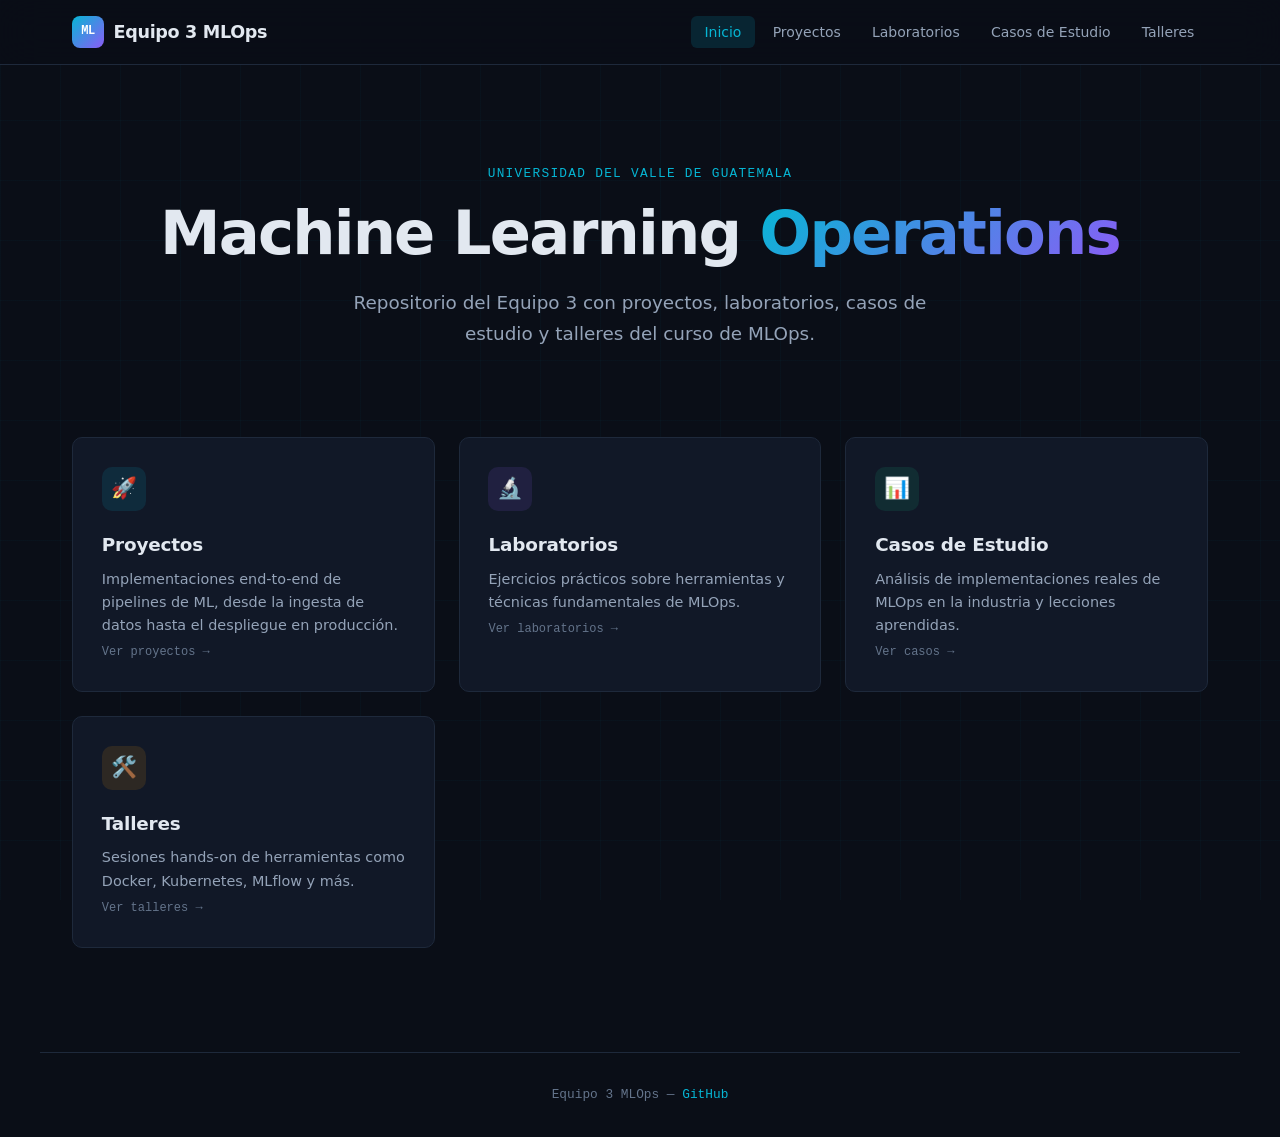
<file: index.html>
<!DOCTYPE html>
<html lang="es">
<head>
  <meta charset="UTF-8">
  <meta name="viewport" content="width=device-width, initial-scale=1.0">
  <title>Equipo 3 — MLOps</title>
  <link rel="stylesheet" href="css/style.css">
</head>
<body>
  <nav class="nav">
    <div class="nav-inner">
      <a href="index.html" class="nav-logo">
        <span class="logo-icon">ML</span>
        Equipo 3 MLOps
      </a>
      <button class="nav-toggle" aria-expanded="false" aria-label="Abrir menú">☰</button>
      <ul class="nav-links">
        <li><a href="index.html">Inicio</a></li>
        <li><a href="proyectos.html">Proyectos</a></li>
        <li><a href="laboratorios.html">Laboratorios</a></li>
        <li><a href="casos-de-estudio.html">Casos de Estudio</a></li>
        <li><a href="talleres.html">Talleres</a></li>
      </ul>
    </div>
  </nav>

  <main>
    <section class="hero">
      <p class="hero-eyebrow">Universidad del Valle de Guatemala</p>
      <h1>Machine Learning <span class="gradient-text">Operations</span></h1>
      <p class="hero-description">
        Repositorio del Equipo 3 con proyectos, laboratorios, casos de estudio y talleres del curso de MLOps.
      </p>
    </section>

    <div class="card-grid">
      <a href="proyectos.html" class="card">
        <div class="card-icon cyan">🚀</div>
        <h3>Proyectos</h3>
        <p>Implementaciones end-to-end de pipelines de ML, desde la ingesta de datos hasta el despliegue en producción.</p>
        <span class="card-meta">Ver proyectos →</span>
      </a>

      <a href="laboratorios.html" class="card">
        <div class="card-icon purple">🔬</div>
        <h3>Laboratorios</h3>
        <p>Ejercicios prácticos sobre herramientas y técnicas fundamentales de MLOps.</p>
        <span class="card-meta">Ver laboratorios →</span>
      </a>

      <a href="casos-de-estudio.html" class="card">
        <div class="card-icon green">📊</div>
        <h3>Casos de Estudio</h3>
        <p>Análisis de implementaciones reales de MLOps en la industria y lecciones aprendidas.</p>
        <span class="card-meta">Ver casos →</span>
      </a>

      <a href="talleres.html" class="card">
        <div class="card-icon amber">🛠️</div>
        <h3>Talleres</h3>
        <p>Sesiones hands-on de herramientas como Docker, Kubernetes, MLflow y más.</p>
        <span class="card-meta">Ver talleres →</span>
      </a>
    </div>
  </main>

  <footer>
    <p>Equipo 3 MLOps — <a href="https://github.com/Equipo3MLOPS/mlops" target="_blank">GitHub</a></p>
  </footer>

  <script src="js/main.js"></script>
</body>
</html>
</file>
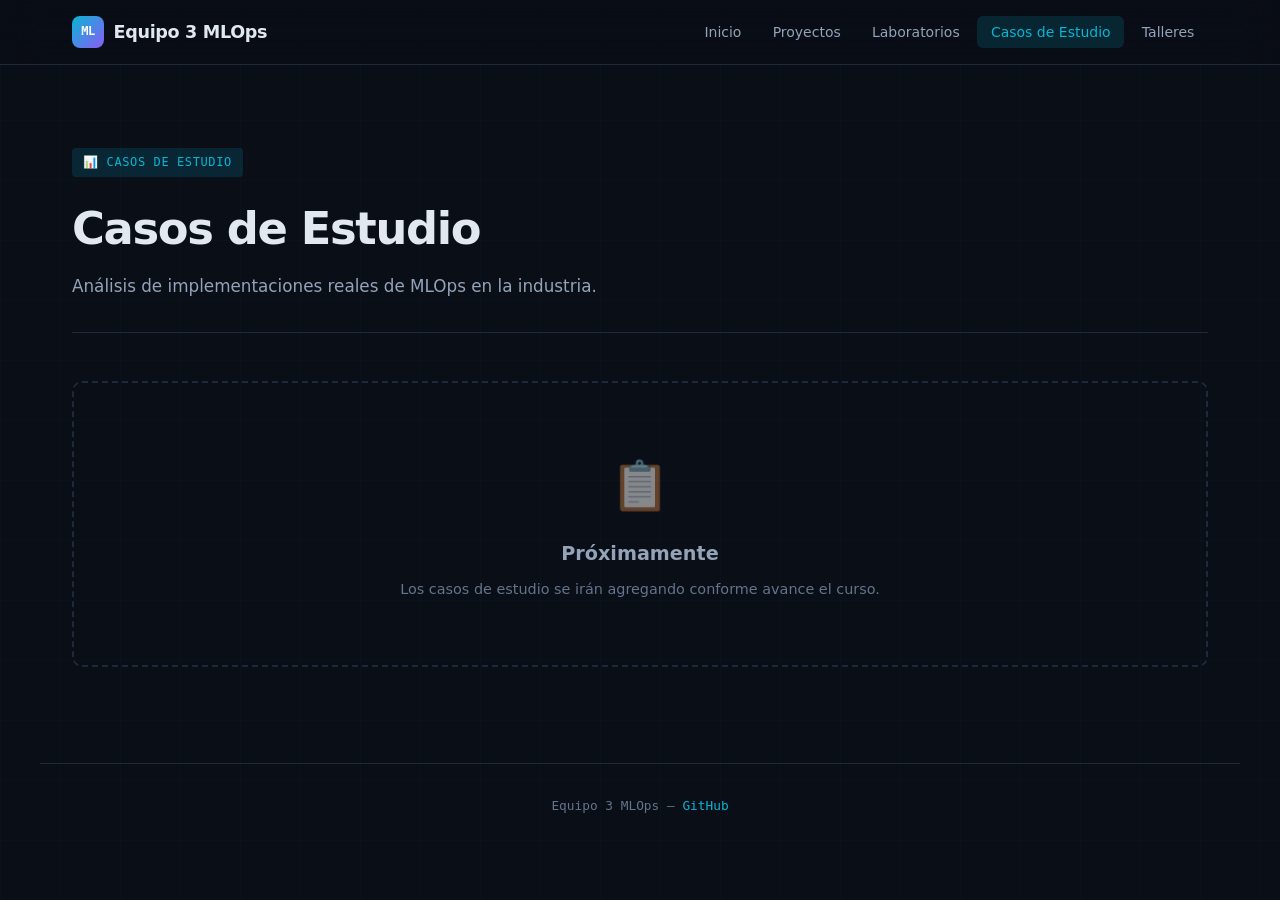
<file: casos-de-estudio.html>
<!DOCTYPE html>
<html lang="es">
<head>
  <meta charset="UTF-8">
  <meta name="viewport" content="width=device-width, initial-scale=1.0">
  <title>Casos de Estudio — Equipo 3 MLOps</title>
  <link rel="stylesheet" href="css/style.css">
</head>
<body>
  <nav class="nav">
    <div class="nav-inner">
      <a href="index.html" class="nav-logo">
        <span class="logo-icon">ML</span>
        Equipo 3 MLOps
      </a>
      <button class="nav-toggle" aria-expanded="false" aria-label="Abrir menú">☰</button>
      <ul class="nav-links">
        <li><a href="index.html">Inicio</a></li>
        <li><a href="proyectos.html">Proyectos</a></li>
        <li><a href="laboratorios.html">Laboratorios</a></li>
        <li><a href="casos-de-estudio.html">Casos de Estudio</a></li>
        <li><a href="talleres.html">Talleres</a></li>
      </ul>
    </div>
  </nav>

  <main>
    <div class="page-header">
      <span class="tag">📊 CASOS DE ESTUDIO</span>
      <h1>Casos de Estudio</h1>
      <p>Análisis de implementaciones reales de MLOps en la industria.</p>
    </div>

    <div class="empty-state">
      <div class="icon">📋</div>
      <h3>Próximamente</h3>
      <p>Los casos de estudio se irán agregando conforme avance el curso.</p>
    </div>

    <!-- Ejemplo de cómo agregar un caso de estudio:
    <div class="card-grid">
      <div class="card">
        <div class="card-icon green">📊</div>
        <h3>MLOps en Spotify</h3>
        <p>Cómo Spotify gestiona sus pipelines de recomendación a escala.</p>
        <span class="card-meta">Caso real · Recomendaciones · Escala</span>
      </div>
    </div>
    -->
  </main>

  <footer>
    <p>Equipo 3 MLOps — <a href="https://github.com/Equipo3MLOPS/mlops" target="_blank">GitHub</a></p>
  </footer>

  <script src="js/main.js"></script>
</body>
</html>
</file>
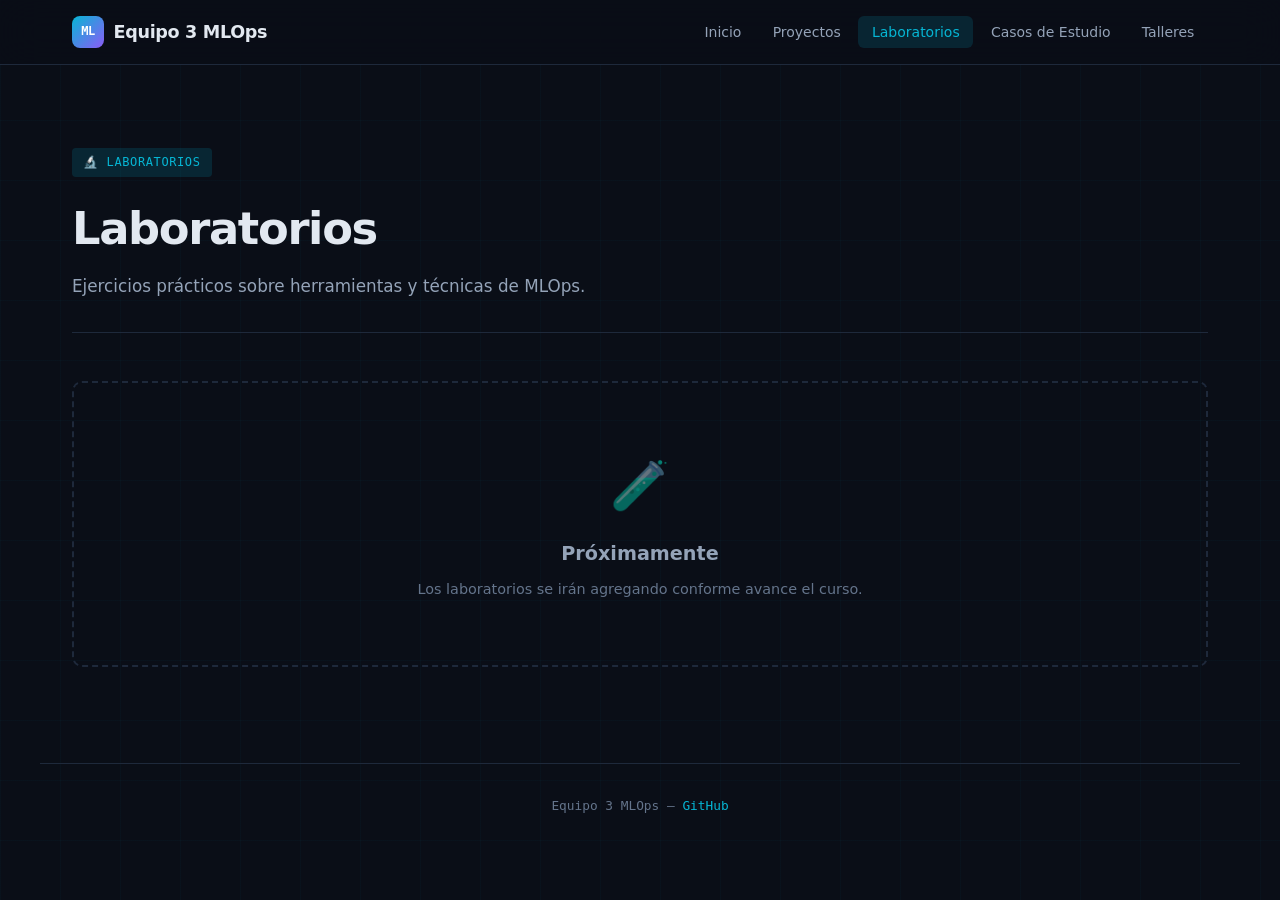
<file: laboratorios.html>
<!DOCTYPE html>
<html lang="es">
<head>
  <meta charset="UTF-8">
  <meta name="viewport" content="width=device-width, initial-scale=1.0">
  <title>Laboratorios — Equipo 3 MLOps</title>
  <link rel="stylesheet" href="css/style.css">
</head>
<body>
  <nav class="nav">
    <div class="nav-inner">
      <a href="index.html" class="nav-logo">
        <span class="logo-icon">ML</span>
        Equipo 3 MLOps
      </a>
      <button class="nav-toggle" aria-expanded="false" aria-label="Abrir menú">☰</button>
      <ul class="nav-links">
        <li><a href="index.html">Inicio</a></li>
        <li><a href="proyectos.html">Proyectos</a></li>
        <li><a href="laboratorios.html">Laboratorios</a></li>
        <li><a href="casos-de-estudio.html">Casos de Estudio</a></li>
        <li><a href="talleres.html">Talleres</a></li>
      </ul>
    </div>
  </nav>

  <main>
    <div class="page-header">
      <span class="tag">🔬 LABORATORIOS</span>
      <h1>Laboratorios</h1>
      <p>Ejercicios prácticos sobre herramientas y técnicas de MLOps.</p>
    </div>

    <div class="empty-state">
      <div class="icon">🧪</div>
      <h3>Próximamente</h3>
      <p>Los laboratorios se irán agregando conforme avance el curso.</p>
    </div>

    <!-- Ejemplo de cómo agregar un laboratorio:
    <div class="card-grid">
      <div class="card">
        <div class="card-icon purple">🔬</div>
        <h3>Lab 1: Introducción a Docker</h3>
        <p>Contenerización de un modelo de ML para despliegue reproducible.</p>
        <span class="card-meta">Docker · Python · Flask</span>
      </div>
    </div>
    -->
  </main>

  <footer>
    <p>Equipo 3 MLOps — <a href="https://github.com/Equipo3MLOPS/mlops" target="_blank">GitHub</a></p>
  </footer>

  <script src="js/main.js"></script>
</body>
</html>
</file>
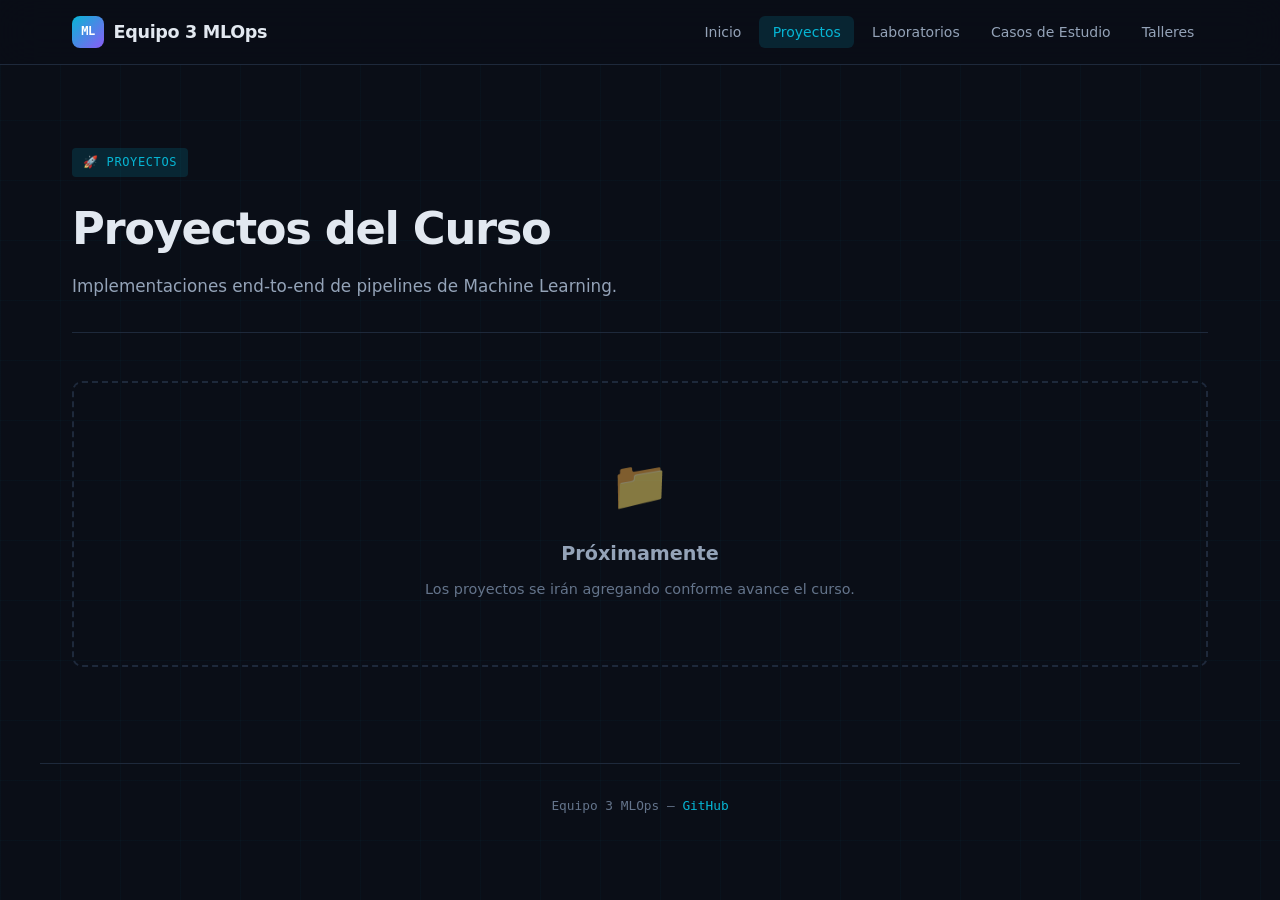
<file: proyectos.html>
<!DOCTYPE html>
<html lang="es">
<head>
  <meta charset="UTF-8">
  <meta name="viewport" content="width=device-width, initial-scale=1.0">
  <title>Proyectos — Equipo 3 MLOps</title>
  <link rel="stylesheet" href="css/style.css">
</head>
<body>
  <nav class="nav">
    <div class="nav-inner">
      <a href="index.html" class="nav-logo">
        <span class="logo-icon">ML</span>
        Equipo 3 MLOps
      </a>
      <button class="nav-toggle" aria-expanded="false" aria-label="Abrir menú">☰</button>
      <ul class="nav-links">
        <li><a href="index.html">Inicio</a></li>
        <li><a href="proyectos.html">Proyectos</a></li>
        <li><a href="laboratorios.html">Laboratorios</a></li>
        <li><a href="casos-de-estudio.html">Casos de Estudio</a></li>
        <li><a href="talleres.html">Talleres</a></li>
      </ul>
    </div>
  </nav>

  <main>
    <div class="page-header">
      <span class="tag">🚀 PROYECTOS</span>
      <h1>Proyectos del Curso</h1>
      <p>Implementaciones end-to-end de pipelines de Machine Learning.</p>
    </div>

    <div class="empty-state">
      <div class="icon">📁</div>
      <h3>Próximamente</h3>
      <p>Los proyectos se irán agregando conforme avance el curso.</p>
    </div>

    <!-- Ejemplo de cómo agregar un proyecto:
    <div class="card-grid">
      <div class="card">
        <div class="card-icon cyan">🚀</div>
        <h3>Nombre del Proyecto</h3>
        <p>Descripción breve del proyecto y su objetivo.</p>
        <span class="card-meta">Python · MLflow · Docker</span>
      </div>
    </div>
    -->
  </main>

  <footer>
    <p>Equipo 3 MLOps — <a href="https://github.com/Equipo3MLOPS/mlops" target="_blank">GitHub</a></p>
  </footer>

  <script src="js/main.js"></script>
</body>
</html>
</file>
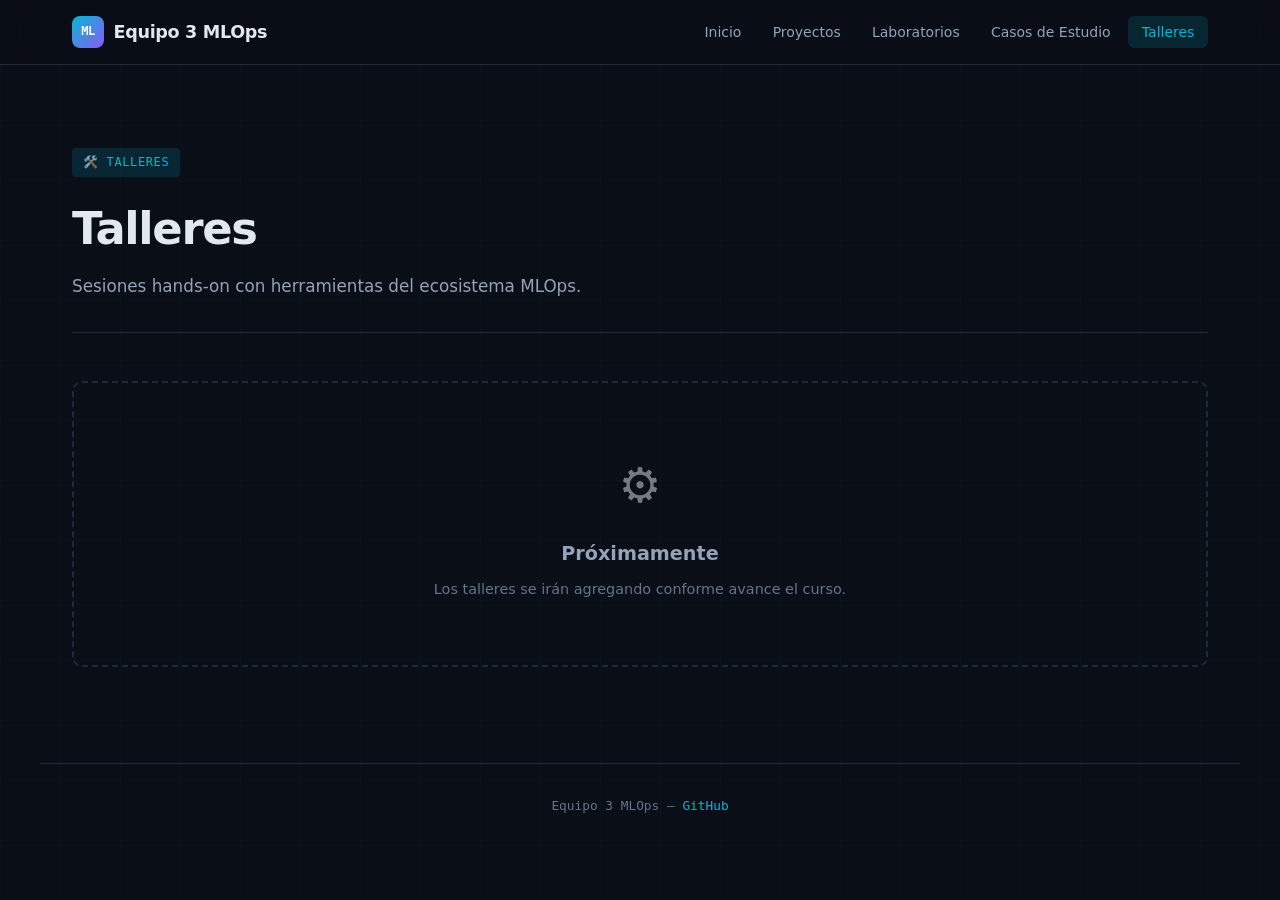
<file: talleres.html>
<!DOCTYPE html>
<html lang="es">
<head>
  <meta charset="UTF-8">
  <meta name="viewport" content="width=device-width, initial-scale=1.0">
  <title>Talleres — Equipo 3 MLOps</title>
  <link rel="stylesheet" href="css/style.css">
</head>
<body>
  <nav class="nav">
    <div class="nav-inner">
      <a href="index.html" class="nav-logo">
        <span class="logo-icon">ML</span>
        Equipo 3 MLOps
      </a>
      <button class="nav-toggle" aria-expanded="false" aria-label="Abrir menú">☰</button>
      <ul class="nav-links">
        <li><a href="index.html">Inicio</a></li>
        <li><a href="proyectos.html">Proyectos</a></li>
        <li><a href="laboratorios.html">Laboratorios</a></li>
        <li><a href="casos-de-estudio.html">Casos de Estudio</a></li>
        <li><a href="talleres.html">Talleres</a></li>
      </ul>
    </div>
  </nav>

  <main>
    <div class="page-header">
      <span class="tag">🛠️ TALLERES</span>
      <h1>Talleres</h1>
      <p>Sesiones hands-on con herramientas del ecosistema MLOps.</p>
    </div>

    <div class="empty-state">
      <div class="icon">⚙️</div>
      <h3>Próximamente</h3>
      <p>Los talleres se irán agregando conforme avance el curso.</p>
    </div>

    <!-- Ejemplo de cómo agregar un taller:
    <div class="card-grid">
      <div class="card">
        <div class="card-icon amber">🛠️</div>
        <h3>Taller: MLflow Tracking</h3>
        <p>Registro de experimentos, métricas y modelos con MLflow.</p>
        <span class="card-meta">MLflow · Tracking · Python</span>
      </div>
    </div>
    -->
  </main>

  <footer>
    <p>Equipo 3 MLOps — <a href="https://github.com/Equipo3MLOPS/mlops" target="_blank">GitHub</a></p>
  </footer>

  <script src="js/main.js"></script>
</body>
</html>
</file>
<file: css/style.css>
/* ── Reset & Base ── */
*, *::before, *::after { margin: 0; padding: 0; box-sizing: border-box; }

:root {
  --bg-primary: #0a0e17;
  --bg-card: #111827;
  --bg-card-hover: #1a2332;
  --border: #1e293b;
  --text-primary: #e2e8f0;
  --text-secondary: #94a3b8;
  --text-muted: #64748b;
  --accent: #06b6d4;
  --accent-glow: rgba(6, 182, 212, 0.15);
  --accent-secondary: #8b5cf6;
  --accent-tertiary: #10b981;
  --accent-warm: #f59e0b;
  --font-display: 'Inter', system-ui, sans-serif;
  --font-mono: 'JetBrains Mono', 'Fira Code', monospace;
  --radius: 10px;
  --transition: 0.25s cubic-bezier(0.4, 0, 0.2, 1);
}

@import url('https://fonts.googleapis.com/css2?family=Inter:wght@300;400;500;600;700;800;900&family=JetBrains+Mono:wght@400;500;600&display=swap');

html { scroll-behavior: smooth; }

body {
  font-family: var(--font-display);
  background: var(--bg-primary);
  color: var(--text-primary);
  line-height: 1.6;
  min-height: 100vh;
}

/* ── Ambient background grid ── */
body::before {
  content: '';
  position: fixed;
  inset: 0;
  background:
    linear-gradient(rgba(6, 182, 212, 0.03) 1px, transparent 1px),
    linear-gradient(90deg, rgba(6, 182, 212, 0.03) 1px, transparent 1px);
  background-size: 60px 60px;
  pointer-events: none;
  z-index: 0;
}

/* ── Navigation ── */
.nav {
  position: fixed;
  top: 0;
  left: 0;
  right: 0;
  z-index: 100;
  background: rgba(10, 14, 23, 0.85);
  backdrop-filter: blur(20px);
  border-bottom: 1px solid var(--border);
}

.nav-inner {
  max-width: 1200px;
  margin: 0 auto;
  padding: 0 2rem;
  display: flex;
  align-items: center;
  justify-content: space-between;
  height: 64px;
}

.nav-logo {
  display: flex;
  align-items: center;
  gap: 0.6rem;
  text-decoration: none;
  color: var(--text-primary);
  font-weight: 700;
  font-size: 1.1rem;
  letter-spacing: -0.02em;
}

.nav-logo .logo-icon {
  width: 32px;
  height: 32px;
  background: linear-gradient(135deg, var(--accent), var(--accent-secondary));
  border-radius: 8px;
  display: flex;
  align-items: center;
  justify-content: center;
  font-family: var(--font-mono);
  font-size: 0.75rem;
  font-weight: 600;
  color: white;
}

.nav-links {
  display: flex;
  list-style: none;
  gap: 0.25rem;
}

.nav-links a {
  text-decoration: none;
  color: var(--text-secondary);
  font-size: 0.875rem;
  font-weight: 500;
  padding: 0.5rem 0.85rem;
  border-radius: 6px;
  transition: var(--transition);
  position: relative;
}

.nav-links a:hover,
.nav-links a.active {
  color: var(--accent);
  background: var(--accent-glow);
}

/* Mobile hamburger */
.nav-toggle {
  display: none;
  background: none;
  border: none;
  color: var(--text-primary);
  font-size: 1.5rem;
  cursor: pointer;
  padding: 0.5rem;
}

@media (max-width: 768px) {
  .nav-toggle { display: block; }
  .nav-links {
    display: none;
    position: absolute;
    top: 64px;
    left: 0;
    right: 0;
    flex-direction: column;
    background: rgba(10, 14, 23, 0.97);
    backdrop-filter: blur(20px);
    border-bottom: 1px solid var(--border);
    padding: 1rem;
    gap: 0;
  }
  .nav-links.open { display: flex; }
  .nav-links a { padding: 0.75rem 1rem; }
}

/* ── Main content ── */
main {
  position: relative;
  z-index: 1;
  max-width: 1200px;
  margin: 0 auto;
  padding: 100px 2rem 4rem;
}

/* ── Hero section ── */
.hero {
  text-align: center;
  padding: 4rem 0 3rem;
}

.hero-eyebrow {
  font-family: var(--font-mono);
  font-size: 0.8rem;
  color: var(--accent);
  letter-spacing: 0.1em;
  text-transform: uppercase;
  margin-bottom: 1rem;
}

.hero h1 {
  font-size: clamp(2.4rem, 5vw, 3.8rem);
  font-weight: 800;
  letter-spacing: -0.03em;
  line-height: 1.1;
  margin-bottom: 1.2rem;
}

.hero h1 .gradient-text {
  background: linear-gradient(135deg, var(--accent), var(--accent-secondary));
  -webkit-background-clip: text;
  -webkit-text-fill-color: transparent;
  background-clip: text;
}

.hero-description {
  font-size: 1.15rem;
  color: var(--text-secondary);
  max-width: 600px;
  margin: 0 auto;
  line-height: 1.7;
}

/* ── Page header (for subpages) ── */
.page-header {
  padding: 3rem 0 2rem;
  border-bottom: 1px solid var(--border);
  margin-bottom: 3rem;
}

.page-header h1 {
  font-size: clamp(2rem, 4vw, 2.8rem);
  font-weight: 800;
  letter-spacing: -0.03em;
  margin-bottom: 0.5rem;
}

.page-header p {
  color: var(--text-secondary);
  font-size: 1.05rem;
}

.page-header .tag {
  display: inline-block;
  font-family: var(--font-mono);
  font-size: 0.75rem;
  color: var(--accent);
  background: var(--accent-glow);
  padding: 0.3rem 0.7rem;
  border-radius: 4px;
  margin-bottom: 1rem;
  letter-spacing: 0.05em;
}

/* ── Card grid ── */
.card-grid {
  display: grid;
  grid-template-columns: repeat(auto-fill, minmax(320px, 1fr));
  gap: 1.5rem;
  margin: 2.5rem 0;
}

.card {
  background: var(--bg-card);
  border: 1px solid var(--border);
  border-radius: var(--radius);
  padding: 1.8rem;
  transition: var(--transition);
  text-decoration: none;
  color: inherit;
  display: block;
}

.card:hover {
  background: var(--bg-card-hover);
  border-color: var(--accent);
  transform: translateY(-2px);
  box-shadow: 0 8px 30px rgba(6, 182, 212, 0.08);
}

.card-icon {
  width: 44px;
  height: 44px;
  border-radius: 10px;
  display: flex;
  align-items: center;
  justify-content: center;
  font-size: 1.3rem;
  margin-bottom: 1.2rem;
}

.card-icon.cyan    { background: rgba(6, 182, 212, 0.12); color: var(--accent); }
.card-icon.purple  { background: rgba(139, 92, 246, 0.12); color: var(--accent-secondary); }
.card-icon.green   { background: rgba(16, 185, 129, 0.12); color: var(--accent-tertiary); }
.card-icon.amber   { background: rgba(245, 158, 11, 0.12); color: var(--accent-warm); }

.card h3 {
  font-size: 1.15rem;
  font-weight: 700;
  margin-bottom: 0.5rem;
  letter-spacing: -0.01em;
}

.card p {
  color: var(--text-secondary);
  font-size: 0.9rem;
  line-height: 1.6;
}

.card .card-meta {
  margin-top: 1rem;
  font-family: var(--font-mono);
  font-size: 0.75rem;
  color: var(--text-muted);
}

/* ── Content sections ── */
.content-section {
  margin: 3rem 0;
}

.content-section h2 {
  font-size: 1.5rem;
  font-weight: 700;
  letter-spacing: -0.02em;
  margin-bottom: 1rem;
  padding-bottom: 0.75rem;
  border-bottom: 1px solid var(--border);
}

.content-section p,
.content-section li {
  color: var(--text-secondary);
  line-height: 1.8;
  font-size: 0.95rem;
}

.content-section ul,
.content-section ol {
  padding-left: 1.5rem;
  margin: 1rem 0;
}

.content-section li {
  margin-bottom: 0.5rem;
}

/* ── Placeholder / empty state ── */
.empty-state {
  text-align: center;
  padding: 4rem 2rem;
  border: 2px dashed var(--border);
  border-radius: var(--radius);
  margin: 2rem 0;
}

.empty-state .icon {
  font-size: 3rem;
  margin-bottom: 1rem;
  opacity: 0.5;
}

.empty-state h3 {
  font-size: 1.2rem;
  margin-bottom: 0.5rem;
  color: var(--text-secondary);
}

.empty-state p {
  color: var(--text-muted);
  font-size: 0.9rem;
}

/* ── Footer ── */
footer {
  position: relative;
  z-index: 1;
  max-width: 1200px;
  margin: 0 auto;
  padding: 2rem;
  border-top: 1px solid var(--border);
  text-align: center;
  color: var(--text-muted);
  font-size: 0.8rem;
  font-family: var(--font-mono);
}

footer a {
  color: var(--accent);
  text-decoration: none;
}

/* ── Utility ── */
.sr-only {
  position: absolute;
  width: 1px;
  height: 1px;
  overflow: hidden;
  clip: rect(0, 0, 0, 0);
}

@media (prefers-reduced-motion: reduce) {
  *, *::before, *::after {
    animation-duration: 0.01ms !important;
    transition-duration: 0.01ms !important;
  }
}
</file>
